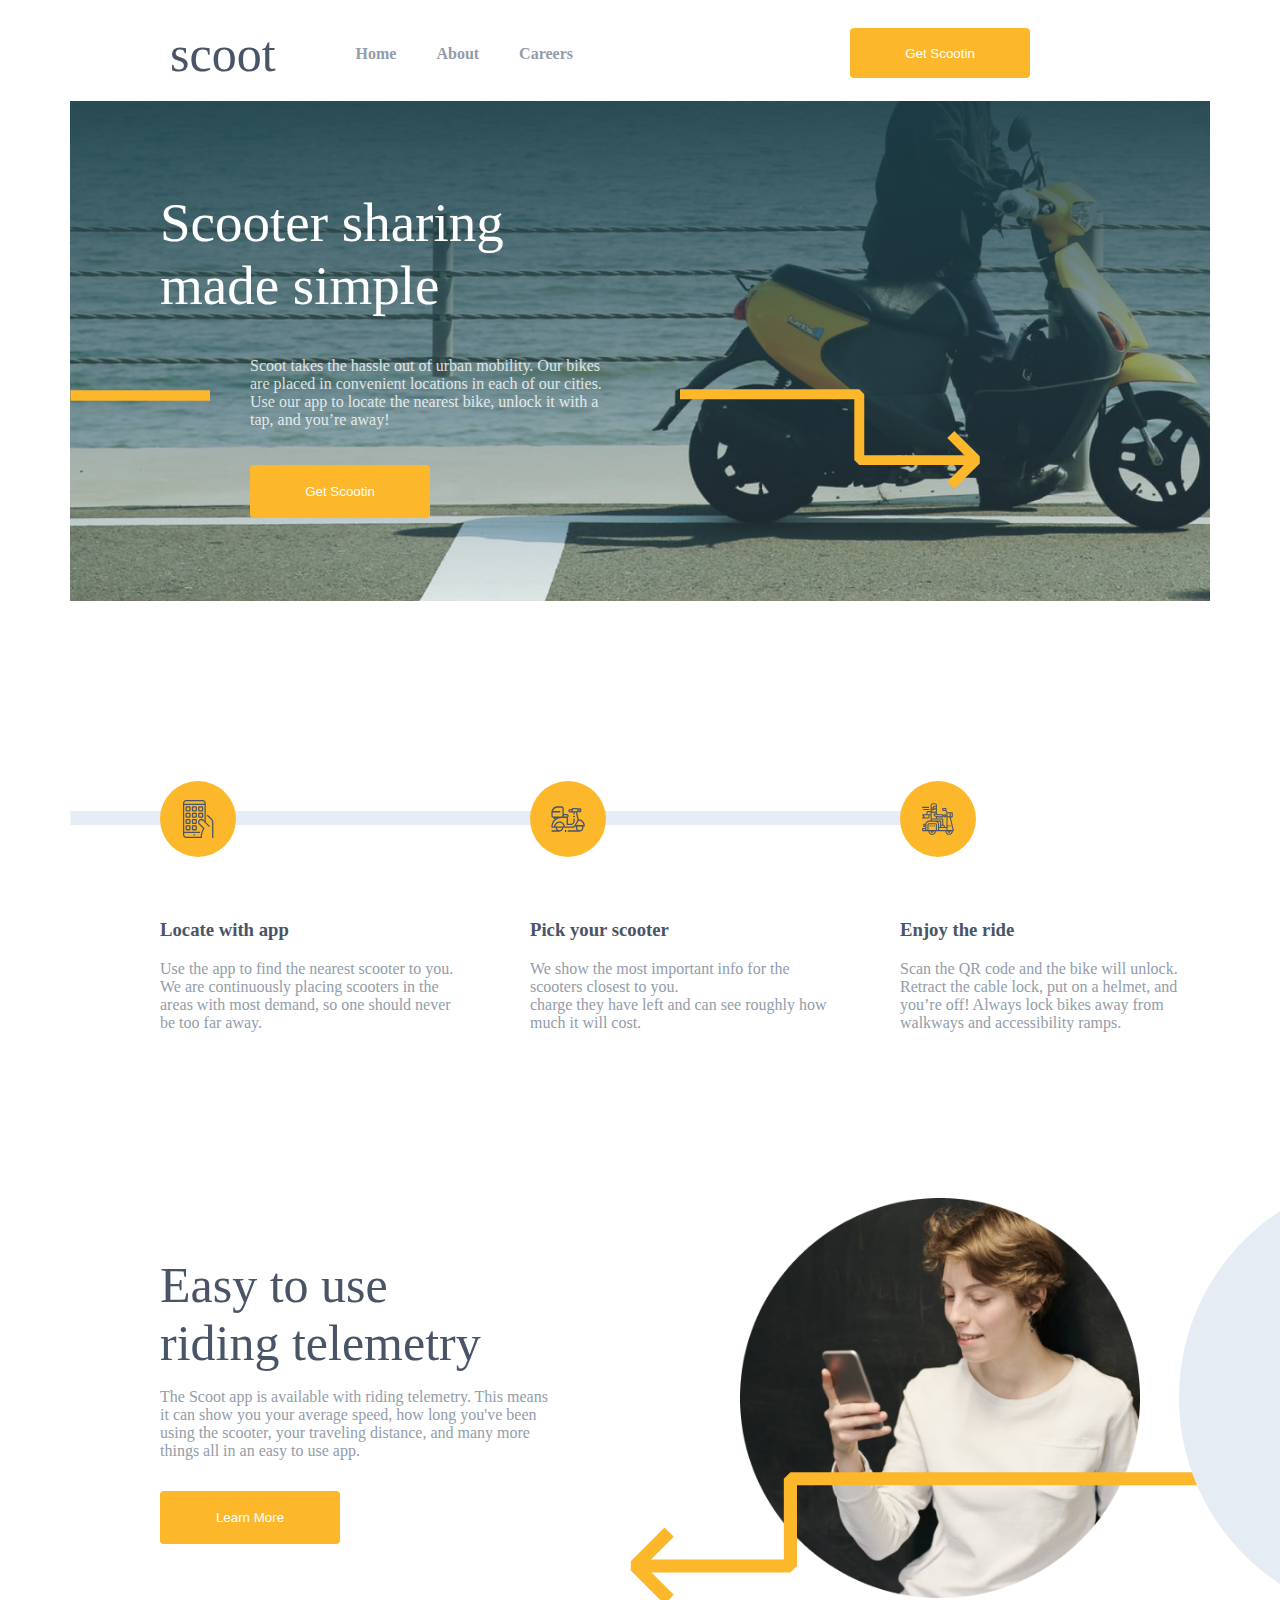
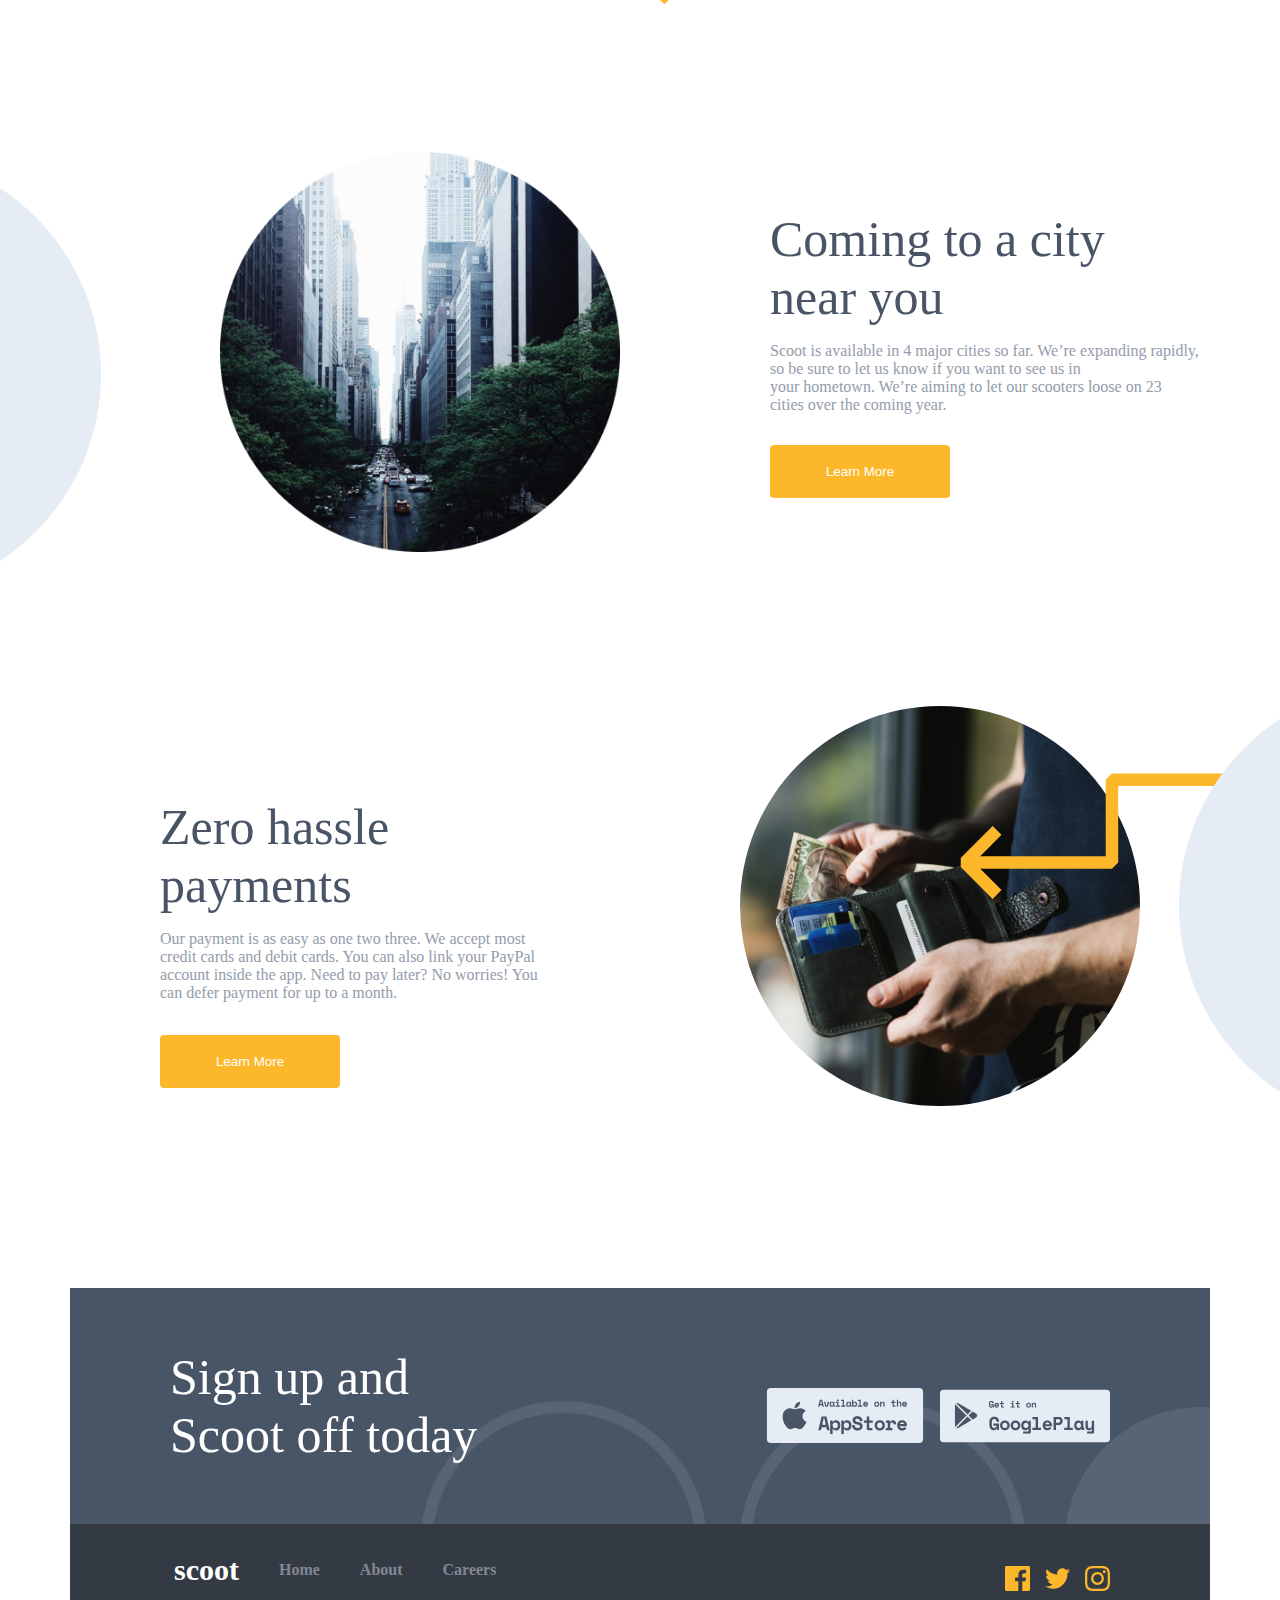
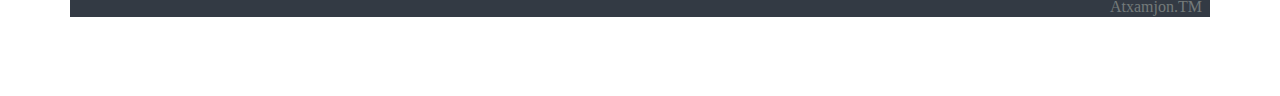
<file: home/index.html>
<!DOCTYPE html>
<html lang="en">
  <head>
    <meta charset="UTF-8" />
    <meta http-equiv="X-UA-Compatible" content="IE=edge" />
    <meta name="viewport" content="width=device-width, initial-scale=1.0" />
    <link rel="stylesheet" href="./main.css" />
    <title>Home</title>
  </head>
  <body>


    <!-- header started -->
    <div class="container">
      <header class="header">
        <div class="wrapper">
          <div class="nav">
            <span class="nav__span"> scoot</span>
            <ul class="nav__ul">
              <li class="nav__li">
                <a href="#"><h4 class="nav__li-h4">Home</h4></a>
              </li>
              <li class="nav__li">
                <a href="../about/about.html"
                  ><h4 class="nav__li-h4">About</h4></a
                >
              </li>
              <li class="nav__li">
                <a href="../Careers/Careers.html"
                  ><h4 class="nav__li-h4">Careers</h4></a
                >
              </li>
            </ul>
          </div>
          <div class="wrapper__button">
            <button class="nav__button">Get Scootin</button>
          </div>
        </div>
      </header>
      <div class="herro">
        <div class="herro__wrapper">
          <div class="wrapper__content">
            <div class="content__items">
              <div class="content__items-title">
                <span class="title__span">
                  Scooter sharing <br />
                  made simple
                </span>
              </div>
              <div class="content__icon">
                <img
                  src="./images/icons/line-icon.svg"
                  alt="icon"
                  width="140"
                />
              </div>
              <p class="content__paragrf">
                Scoot takes the hassle out of urban mobility. Our bikes <br />
                are placed in convenient locations in each of our cities. <br />
                Use our app to locate the nearest bike, unlock it with a <br />
                tap, and you’re away!
              </p>
              <div class="content__icons">
                <img
                  src="./images/icons/line-icon-finished.svg"
                  alt="icons"
                  width="300"
                />
              </div>
              <button class="content__button">Get Scootin</button>
            </div>
          </div>
        </div>
      </div>
      <!-- header finished -->


      <!-- main started -->
      <main class="main">
        <div class="main__holder">
          <div class="holder__content">
            <div class="content__line-icon">
              <img src="./images/icons/line.svg" alt="line" width="900" />
            </div>
          </div>
          <div class="holder__information">
            <div class="content__information">
              <div class="content__pig">
                <img
                  src="./images/icons/mobile-icon1.svg"
                  alt="moto"
                  width="76"
                  height="76"
                />
              </div>
              <div class="content__information-title">
                <h3 class="content__information-title-h3">Locate with app</h3>
              </div>
              <p class="content__information-paragrf">
                Use the app to find the nearest scooter to you. <br />
                We are continuously placing scooters in the <br />
                areas with most demand, so one should never <br />
                be too far away.
              </p>
            </div>

            <div class="content__information">
              <div class="content__pig">
                <img
                  src="./images/icons/moto-icon2.svg"
                  alt="driver-moto"
                  width="76"
                  height="76"
                />
              </div>
              <div class="content__information-title">
                <h3 class="content__information-title-h3">Pick your scooter</h3>
              </div>
              <p class="content__information-paragrf">
                We show the most important info for the <br />
                scooters closest to you. <br />
                charge they have left and can see roughly how much it will cost.
              </p>
            </div>

            <div class="content__information">
              <div class="content__pig">
                <img
                  src="./images/icons/driving-icon3.svg"
                  alt="mobile"
                  width="76"
                  height="76"
                />
              </div>
              <div class="content__information-title">
                <h3 class="content__information-title-h3">Enjoy the ride</h3>
              </div>
              <p class="content__information-paragrf">
                Scan the QR code and the bike will unlock. <br />
                Retract the cable lock, put on a helmet, and <br />
                you’re off! Always lock bikes away from <br />
                walkways and accessibility ramps.
              </p>
            </div>
          </div>
        </div>
        <div class="section">
          <div class="section__wrap">
            <div class="wrap__content">
              <div class="wrap__content-title">
                <span class="span-title"
                  >Easy to use <br />
                  riding telemetry</span
                >
              </div>
              <p class="wrap__content-paragrf">
                The Scoot app is available with riding telemetry. This means
                <br />
                it can show you your average speed, how long you've been <br />
                using the scooter, your traveling distance, and many more <br />
                things all in an easy to use app.
              </p>
              <button class="wrap__button">Learn More</button>
            </div>
            <div class="wrap__content-img">
              <img
                src="./images/bg-images/boy-img1.png"
                alt="boy"
                width="400"
                height="400"
              />
            </div>
            <div class="wrap__right-icons">
              <img
                src="./images/icons/icons-right.svg"
                alt="right"
                width="650"
                height="250"
              />
            </div>
            <div class="wrap__icon">
              <img src="./images/icons/half-icon.svg" alt="half-icon" />
            </div>
          </div>

          <div class="section__wrap-one">
            <div class="wrap__content">
              <div class="wrap__icon-one">
                <img
                  src="./images/icons/half-left-icon.svg"
                  alt="half-left-icon"
                />
              </div>
              <div class="wrap__content-img">
                <img
                  src="./images/bg-images/city-img2.jpg"
                  alt="boy"
                  width="400"
                  height="400"
                />
              </div>
            </div>
            <div class="wrap__content-title">
              <span class="span-title"
                >Coming to a city <br />
                near you</span
              >
              <p class="wrap__content-paragrf">
                Scoot is available in 4 major cities so far. We’re expanding
                rapidly, so be sure to let us know if you want to see us in
                <br />
                your hometown. We’re aiming to let our scooters loose on 23
                <br />
                cities over the coming year.
              </p>
              <button class="wrap__button">Learn More</button>
            </div>
          </div>

          <div class="section__wrap">
            <div class="wrap__content">
              <div class="wrap__content-title">
                <span class="span-title"
                  >Zero hassle <br />
                  payments</span
                >
              </div>
              <p class="wrap__content-paragrf">
                Our payment is as easy as one two three. We accept most <br />
                credit cards and debit cards. You can also link your PayPal
                <br />
                account inside the app. Need to pay later? No worries! You
                <br />
                can defer payment for up to a month.
              </p>
            </div>
            <div class="wrap__content-img">
              <img src="./images/bg-images/balanceiimg.png" alt="balance"
              width="400" height="400" / class="wrap__content-pic">
            </div>
            <div class="wrap__right-img">
              <img
                src="./images/icons/right-icon..svg"
                alt="right"
                width="300"
              />
            </div>
            <div class="wrap__icon">
              <img src="./images/icons/half-icon.svg" alt="half-icon" />
            </div>
          </div>
          <button class="wrap__button-tree">Learn More</button>
        </div>
      </main>
      <!-- main finished -->


      <!-- footer started -->
      <footer class="footer">
        <div class="footer__box">
          <div class="box__content">
            <div class="box__content-title">
              <span class="box__span">
                Sign up and <br />
                Scoot off today
              </span>
              <div class="box__icons">
                <div class="icon">
                  <li>
                    <a href="https://www.apple.com/"
                      ><img
                        src="./images/icons/appstore.svg"
                        alt="appstore"
                        width="160"
                        height="55"
                    /></a>
                  </li>
                </div>
                <div class="icon">
                  <li>
                    <a href="https://play.google.com/"
                      ><img
                        src="./images/icons/googlePlay.svg"
                        alt="googlePlay"
                        width="170"
                        height="56"
                    /></a>
                  </li>
                </div>
              </div>
            </div>
          </div>
        </div>
        <div class="footer__link">
          <div class="footer__li">
            <ul class="footer__ul">
              <span class="footer__span">
                <b>scoot</b>
              </span>
              <li class="footer__ul-li">
                <a href="#"><h4 class="hooter__ul-li-h4">Home</h4></a>
              </li>
              <li class="footer__ul-li">
                <a href="../about/about.html"
                  ><h4 class="hooter__ul-li-h4">About</h4></a
                >
              </li>
              <li class="footer__ul-li">
                <a href="../Careers/Careers.html"
                  ><h4 class="hooter__ul-li-h4">Careers</h4></a
                >
              </li>
            </ul>
          </div>
          <div class="footer__li">
            <div class="icons__ul">
              <li class="icons__ul-li">
                <a href="https://www.facebook.com/"
                  ><img
                    src="./images/icons/fecebook.svg"
                    alt="fecebook"
                    width="25"
                    height="25"
                /></a>
              </li>
              <li class="icons__ul-li">
                <a href="https://twitter.com/">
                  <img
                    src="./images/icons/twetter.svg"
                    alt="twetter"
                    width="25"
                    height="25"
                /></a>
              </li>
              <li class="icons__ul-li">
                <a href="https://www.instagram.com/">
                  <img
                    src="./images/icons/instogaram.svg"
                    alt="instogaram"
                    width="25"
                    height="25"
                /></a>
              </li>
            </div>
            <li class="user"><a href="#">Atxamjon.TM</a></li>
          </div>
        </div>
      </footer>
      <!-- footer finished -->

      
    </div>
  </body>
</html>
</file>
<file: home/main.css>
.container {
  max-width: 1140px;
  padding: 0;
  margin: 0 auto;
}

p {
  color: #939CAA;
}

@media only screen and (max-width: 576px) {
  .nav__li {
    display: block;
    display: none;
  }
  .wrapper__button {
    display: none;
  }
}
@media only screen and (max-width: 767px) {
  .title__span {
    text-align: center;
    margin-left: 100px;
  }
  .content__paragrf {
    text-align: center;
  }
  .content__button {
    text-align: center;
  }
  .content__icon {
    display: none;
  }
  .section__wrap {
    width: 50%;
    text-align: center;
  }
  .box__span {
    text-align: center;
  }
}
.wrapper {
  display: flex;
  justify-content: space-between;
}

.nav__ul {
  display: flex;
  gap: 40px;
}

.nav {
  display: flex;
  align-items: center;
  gap: 40px;
  margin-left: 100px;
}

.nav__span {
  color: #495567;
  font-size: 50px;
}

.nav__button {
  background: #FCB72B;
  width: 180px;
  height: 50px;
  border: none;
  color: #ffffff;
  margin-right: 180px;
  border-radius: 4px;
  margin-top: 20px;
}

.nav__button:hover {
  background-color: #c49434;
  transition: all 1s;
}

.nav__li-h4 {
  color: #939CAA;
}

.nav__li-h4:hover {
  transition: all 1s;
  color: #212222;
}

li {
  list-style: none;
}

a {
  text-decoration: none;
}

.herro {
  background-image: linear-gradient(180deg, rgba(27, 62, 72, 0.9) 0%, rgba(72, 150, 228, 0.1) 100%, rgba(66, 164, 206, 0.4) 100%), url(../images/bg-images/moto-img.png);
  background-repeat: no-repeat;
  background-size: 100%;
  height: 500px;
  width: 100%;
}

.title__span {
  font-size: 55px;
  color: #fff;
  display: inline-block;
  padding: 90px;
}

.content__paragrf {
  color: #fff;
  opacity: 0.8;
  margin-left: 180px;
  margin-top: -50px;
}

.content__button {
  margin-left: 180px;
  background: #FCB72B;
  width: 180px;
  height: 53px;
  border: none;
  color: #fff;
  margin-top: 20px;
  border-radius: 4px;
}

.content__button:hover {
  background-color: #c49434;
  transition: all 1s;
}

.content__icon {
  position: absolute;
  margin-top: -20px;
}

.content__icons {
  position: absolute;
  margin-left: 610px;
  margin-top: -56px;
}

.holder__information {
  display: flex;
  gap: 40px;
  margin-top: 300px;
  margin-left: 90px;
}

.content__line-icon {
  position: absolute;
  margin-top: -90px;
}

.content__pig {
  margin-top: -120px;
  position: absolute;
}

.content__information-paragrf {
  width: 330px;
}

.content__icon {
  position: absolute;
}

.content__information-title-h3 {
  color: #495567;
}

.wrap__right-icons {
  position: absolute;
  padding: 280px 0px 0px 470px;
}

.section__wrap {
  display: flex;
  align-items: center;
  gap: 10px;
  gap: 150px;
  padding: 150px 90px 0px;
}

.section__wrap-one {
  display: flex;
  align-items: center;
  gap: 10px;
  gap: 150px;
  padding: 150px 150px 0px;
}

.wrap__content-paragrf {
  width: 430px;
}

.wrap__icon-one {
  position: absolute;
  left: 0;
}

.wrap__content-pic {
  border-radius: 50%;
}

.span-title {
  font-size: 50px;
  color: #495567;
}

.wrap__button {
  background: #FCB72B;
  width: 180px;
  height: 53px;
  border: none;
  color: #fff;
  border: none;
  border-radius: 4px;
  margin-top: 15px;
}

.wrap__button:hover {
  background-color: #c49434;
  transition: all 1s;
}

.wrap__button-tree:hover {
  background-color: #c49434;
  transition: all 1s;
}

.wrap__content-img:hover {
  transition: all 1s ease;
  transform: scale(1.2);
}

.content__pig:hover {
  transition: all 1s ease;
  transform: scale(1.2);
}

.wrap__button-tree {
  background: #FCB72B;
  width: 180px;
  height: 53px;
  border: none;
  color: #fff;
  border: none;
  border-radius: 4px;
  margin-top: -75px;
  margin-left: 90px;
  display: block;
}

.wrap__icon {
  position: absolute;
  right: 0;
}

.wrap__right-img {
  position: absolute;
  padding: 0px 0px 140px 800px;
}

.footer {
  background-image: url(../images/bg-images/footer-bg.png);
  background-repeat: no-repeat;
  background-size: 100%;
  margin-top: 200px;
  height: 400px;
}

.box__span {
  font-size: 50px;
  color: #fff;
  margin-top: -40px;
}

.box__content-title {
  display: flex;
  padding: 100px;
  align-items: center;
  justify-content: space-between;
}

.box__icons {
  display: flex;
  gap: 15px;
  margin-top: -15px;
}

.footer__link {
  background: #333A44;
  display: flex;
  justify-content: space-between;
  align-items: center;
  margin-top: -40px;
}

.footer__span {
  color: #fff;
  font-size: 30px;
  margin-left: 64px;
}

.footer__ul {
  display: flex;
  align-items: center;
  gap: 40px;
}

.icons__ul {
  display: flex;
  margin-right: 100px;
  gap: 15px;
  margin-top: 20px;
}

.hooter__ul-li-h4 {
  color: #818893;
}

.hooter__ul-li-h4:hover {
  transition: all 1s;
  color: #ebf7f7;
}

.user {
  padding: 3px 0px 0px 105px;
  position: absolute;
}
.user a {
  color: #747a7a;
}/*# sourceMappingURL=main.css.map */
</file>
